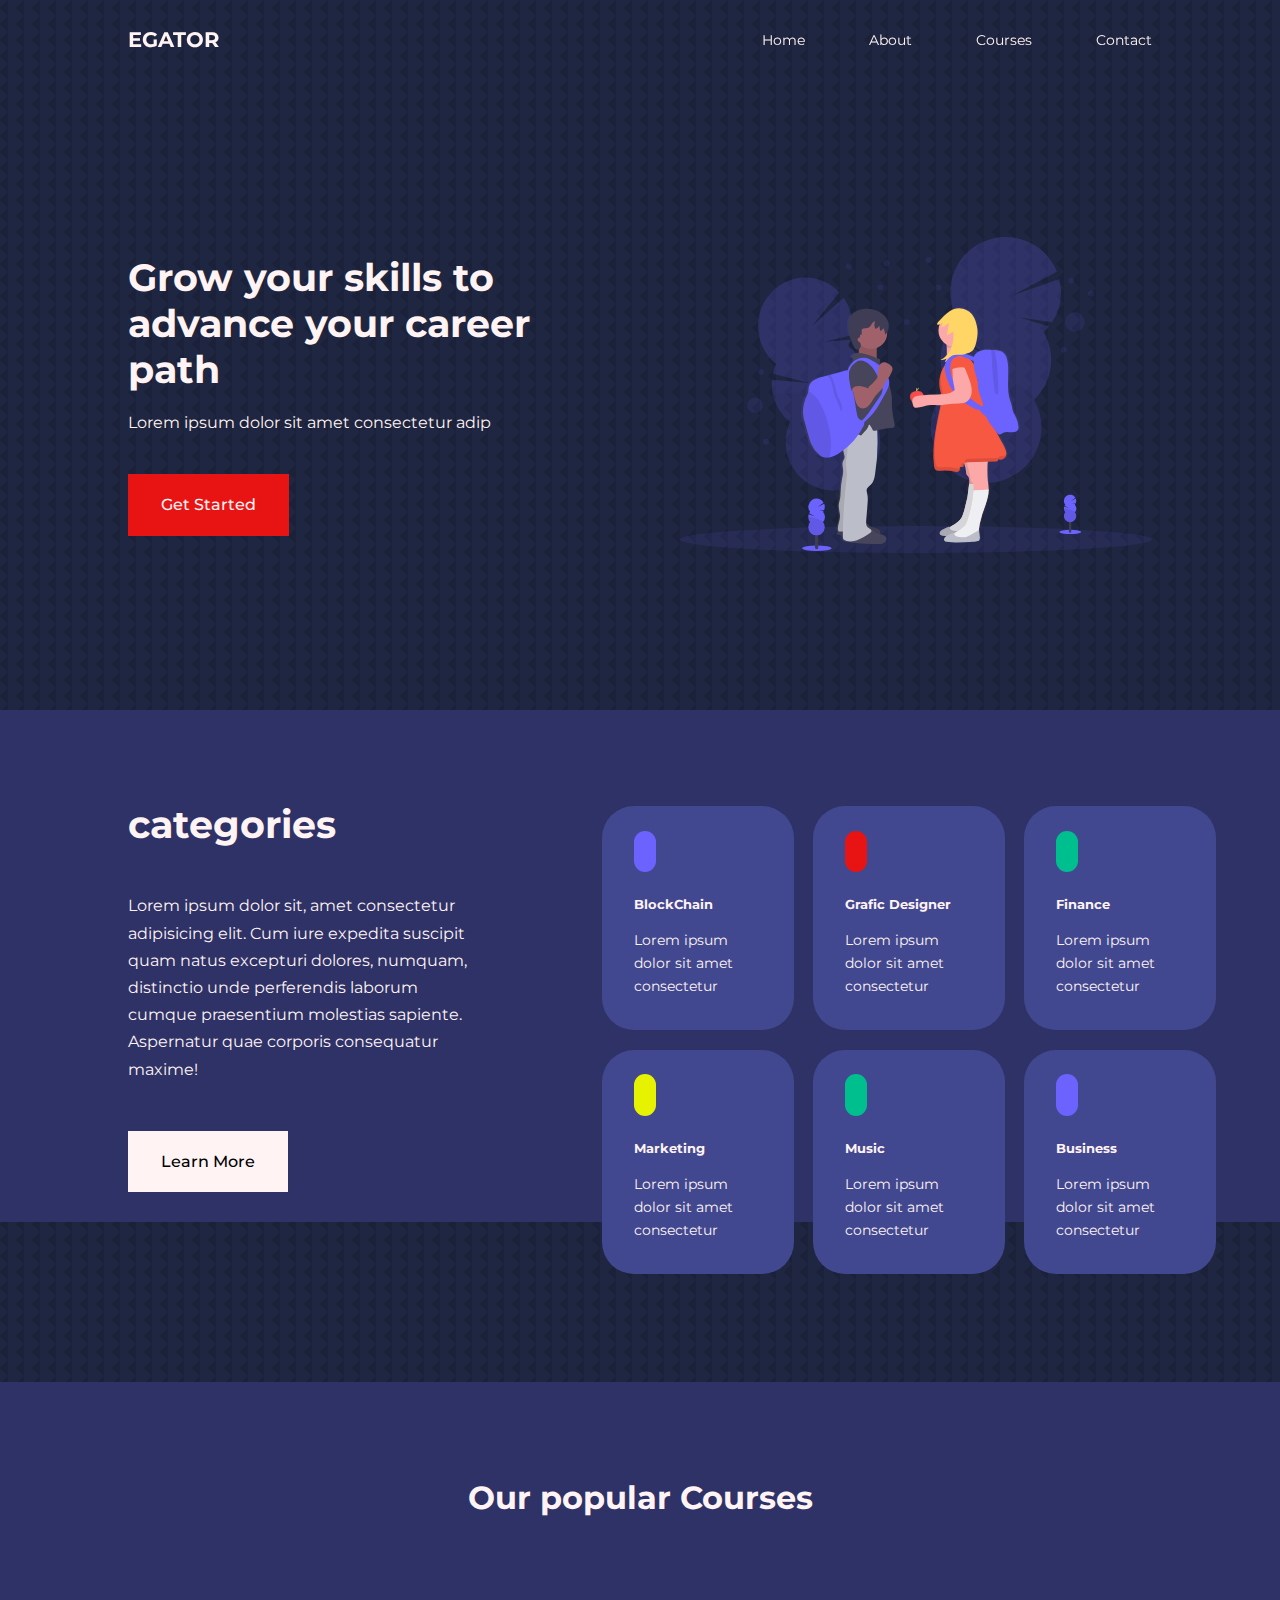
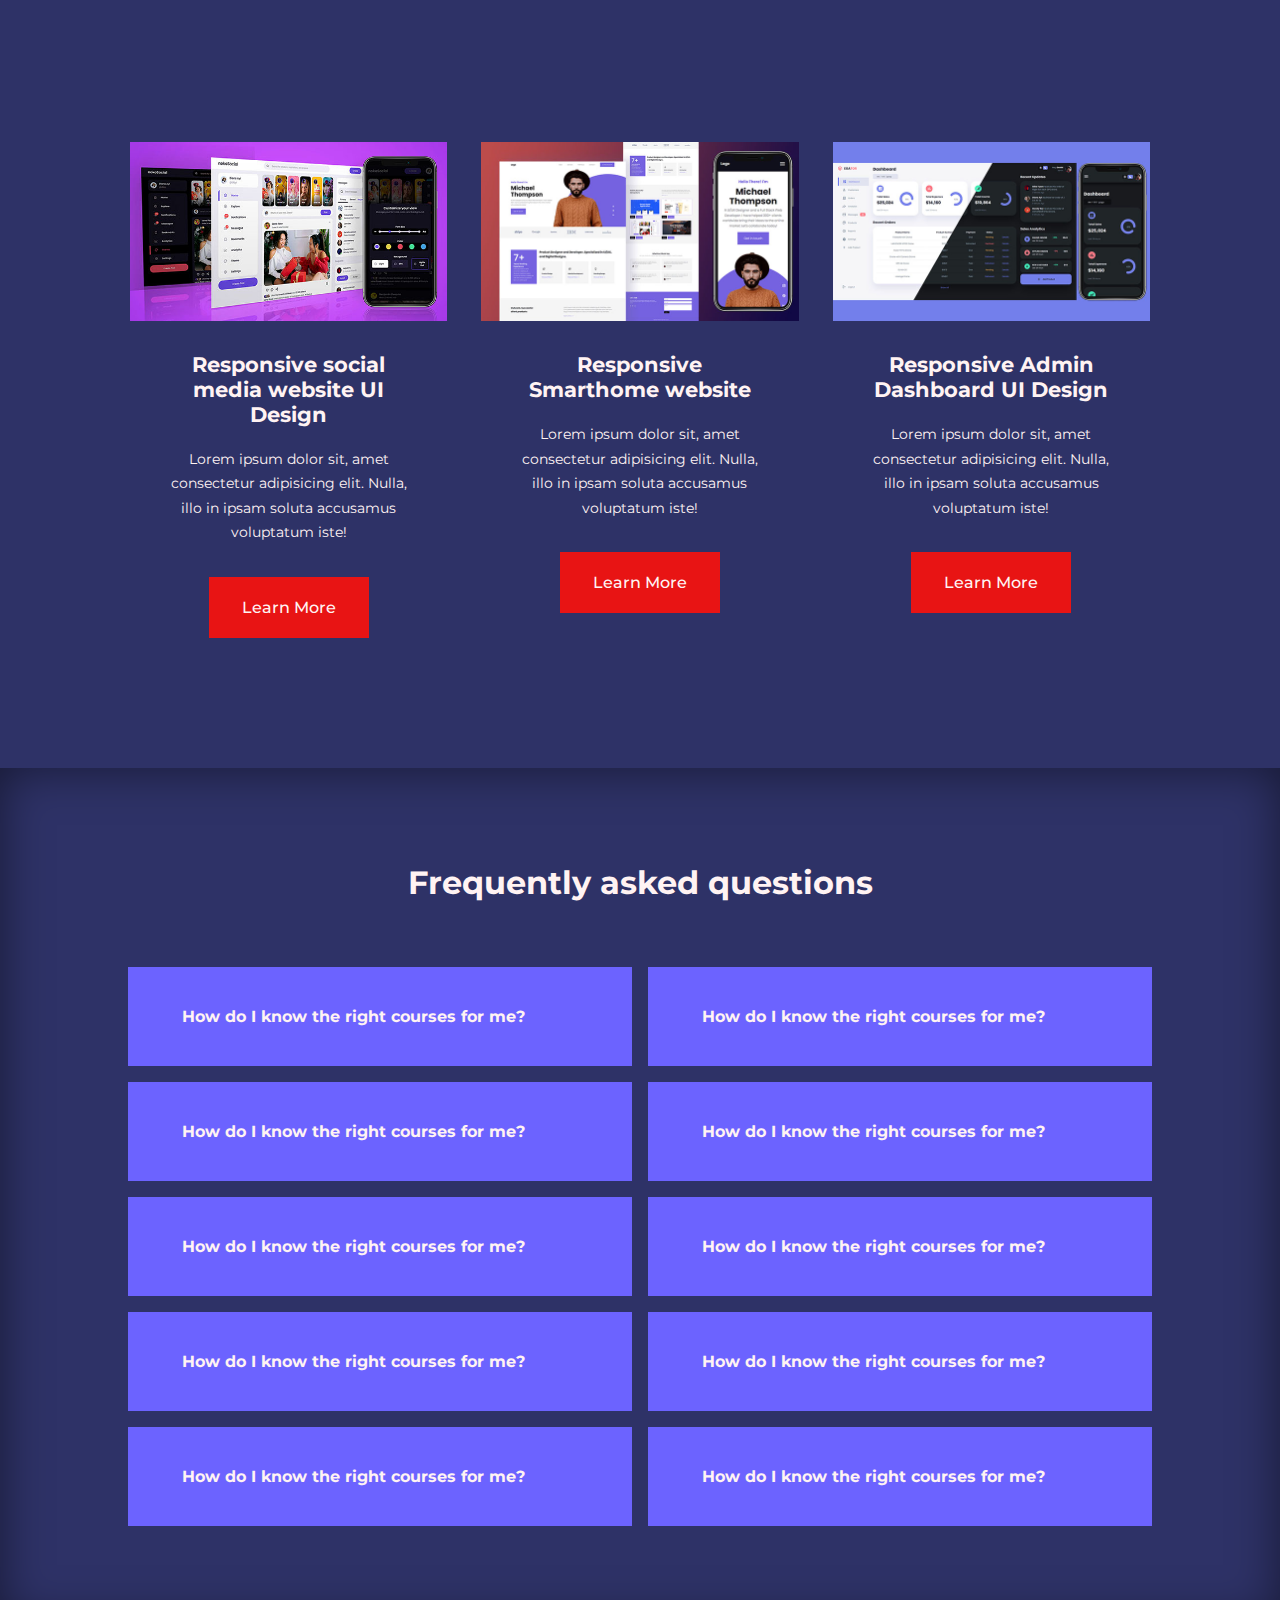
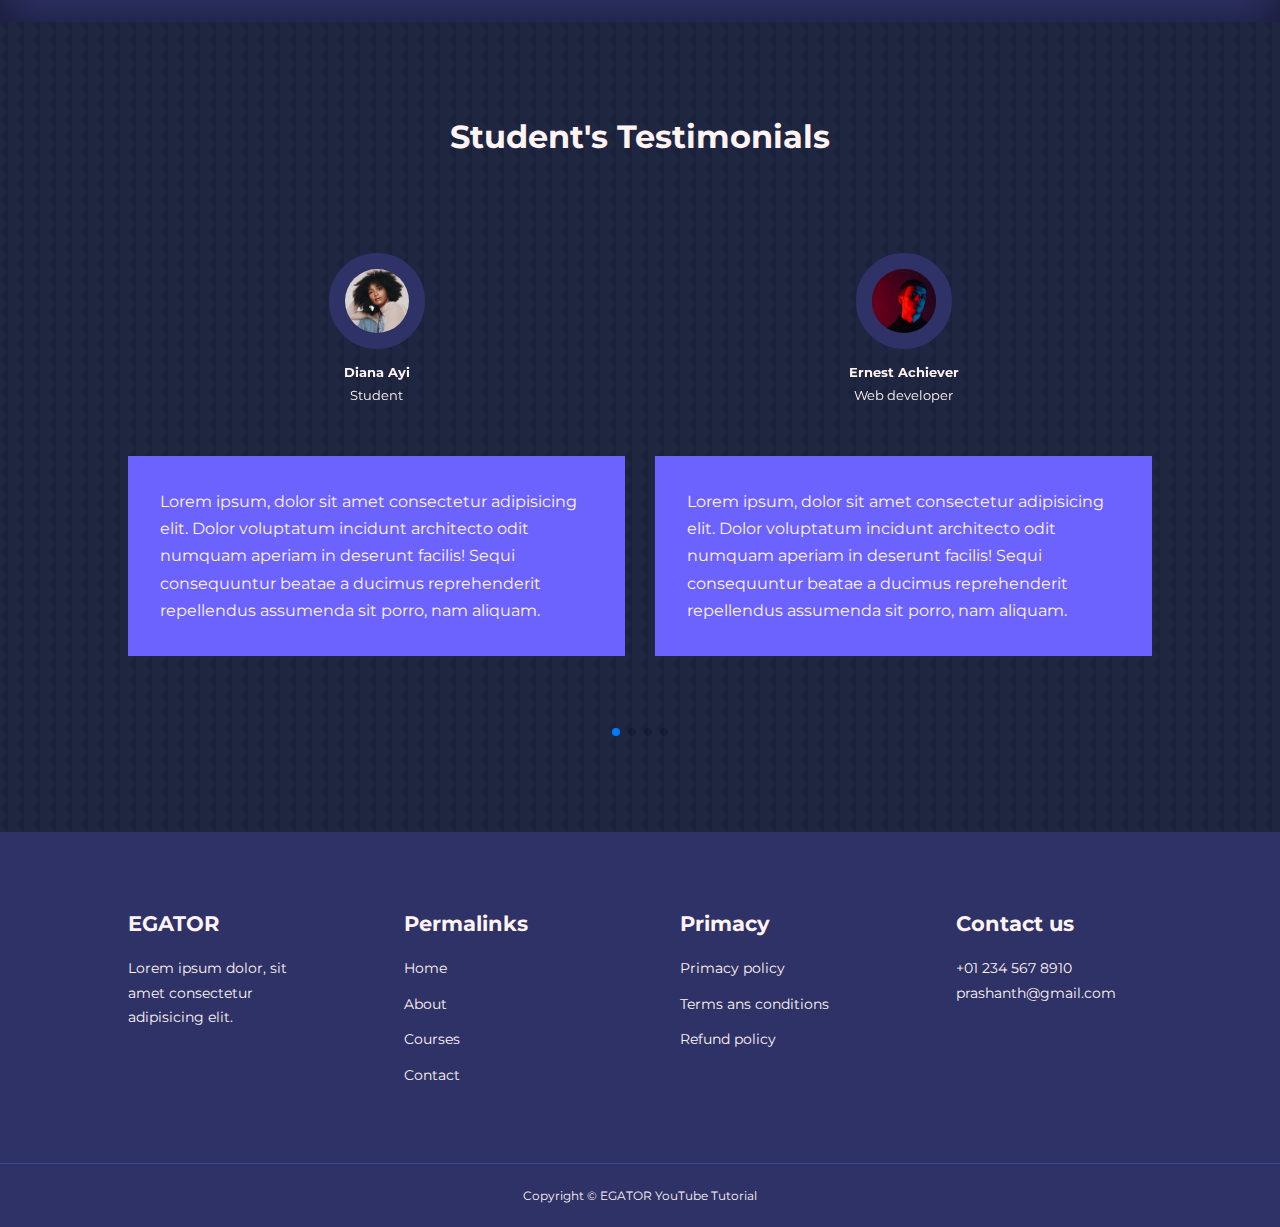
<file: index.html>
<!DOCTYPE html>
<html lang="en">
<head>
    <meta charset="UTF-8">
    <meta name="viewport" content="width=device-width, initial-scale=1.0">
    <title>Responsive Multipage Eduvcation Website</title>
<!-- IVCONSCOUT CDN-->
    <link rel="stylesheet" href="https://unicons.iconscout.com/release/v4.0.8/css/line.css">


<!--Google Font (MONSERRAT)-->
<link rel="preconnect" href="https://fonts.googleapis.com">
<link rel="preconnect" href="https://fonts.gstatic.com" crossorigin>
<link href="https://fonts.googleapis.com/css2?family=Montserrat:ital,wght@0,100..900;1,100..900&display=swap" rel="stylesheet">

<!--SWIPER JS-->
<link  rel="stylesheet" href="https://cdn.jsdelivr.net/npm/swiper@11/swiper-bundle.min.css"/>
  <link rel="stylesheet" href="style.css">
 <style>
    body{
        background-image: url("./bg-texture.png");
    }
 </style>
</head>
<body>
    <nav>
        <div class="container nav__container">
            <a href="index.html"><h4>EGATOR</h4></a>
                <ul class="nav__menu">
                  <li><a href="index.html">Home</a></li>
                  <li><a href="about.html">About</a></li>
                  <li><a href="courses.html">Courses</a></li>
                  <li><a href="contact.html">Contact</a></li>

                </ul>
<button id="open-menu-btn"><i class="uil uil-bars"></i></button>
<button id="close-menu-btn"><i class="uil uil-multiply"></i></button>
        </div>
    </nav>
    <!-- ============END OF NAVBAR=====-->
     <header>
        <div class="container header__container">
            <div class="header__left">
                <h1>Grow your skills to advance your career path</h1>
                <p>Lorem ipsum dolor sit amet consectetur adip

                </p>
                <a href="courses.html" class="btn btn-primary">Get Started</a>
            </div>
                <div class="header__right">
<div class="header__right-image">
    <img src="header.svg">
</div>
               
            </div>
        </div>
    </header> 

    <!-- END OF HEADER-->




    <section class="categories">
<div class="container categories__container">
<div class="categories__left">
    <h1> categories</h1>
    <p>Lorem ipsum dolor sit, amet consectetur adipisicing elit. Cum iure expedita suscipit quam natus excepturi dolores, numquam, distinctio unde perferendis laborum cumque praesentium molestias sapiente. Aspernatur quae corporis consequatur maxime!</p>
    <a href="#" class="btn">Learn More</a>
</div>

<div class="categories__right">

    <article class="category">
        <span class="category__icon"> <i class="uil uil-bitcoin-circle"></i> </span>
        <h5>BlockChain</h5>
        <p>Lorem ipsum dolor sit amet consectetur</p>
    </article>



    <article class="category">
        <span class="category__icon"> <i class="uil uil-palette"></i> </span>
        <h5>Grafic Designer</h5>
        <p>Lorem ipsum dolor sit amet consectetur</p>
    </article>



    <article class="category">
        <span class="category__icon"> <i class="uil uil-usd-circle"></i> </span>
        <h5>Finance</h5>
        <p>Lorem ipsum dolor sit amet consectetur</p>
    </article>



    <article class="category">
        <span class="category__icon"> <i class="uil uil-megaphone"></i> </span>
        <h5>Marketing</h5>
        <p>Lorem ipsum dolor sit amet consectetur</p>
    </article>


    <article class="category">
        <span class="category__icon"> <i class="uil uil-music"></i> </span>
        <h5>Music</h5>
        <p>Lorem ipsum dolor sit amet consectetur </p>
    </article>


    <article class="category">
        <span class="category__icon"> <i class="uil uil-puzzle-piece"></i> </span>
        <h5>Business</h5>
        <p>Lorem ipsum dolor sit amet consectetur</p>
    </article>
</div>
</div>
    </section>

    <!--========END OF CATEGORIES========-->



<section class="course">
<h2>Our popular Courses</h2>
<div class="container courses__container">
<article class="course">
    <div class="course__image">
        <img src="course1.jpg" alt="">
    </div>
   <div class="course__info">
    <h4>Responsive social media website UI Design</h4>
    <p>Lorem ipsum dolor sit, amet consectetur adipisicing elit. Nulla, illo in ipsam soluta accusamus voluptatum iste!

    </p>
   
    <a href="courses.html" class="btn btn-primary">Learn More</a>
</div>
</article>

<article class="course">
    <div class="course__image">
        <img src="course2.jpg" alt="">
    </div>
    <div class="course__info">
    <h4>Responsive Smarthome  website</h4>
    <p>Lorem ipsum dolor sit, amet consectetur adipisicing elit. Nulla, illo in ipsam soluta accusamus voluptatum iste!

    </p>
    <a href="courses.html" class="btn btn-primary">Learn More</a>
    </div>
</article>


<article class="course">
    <div class="course__image">
        <img src="course3.jpg" alt="">
    </div>
    <div class="course__info">
    <h4>Responsive Admin Dashboard  UI Design</h4>
    <p>Lorem ipsum dolor sit, amet consectetur adipisicing elit. Nulla, illo in ipsam soluta accusamus voluptatum iste!

    </p>
    <a href="courses.html" class="btn btn-primary">Learn More</a>
    </div>
</article>

</div>
</section>

 <!--========END OF COURSES========-->





 <section class="faqs">

    <h2>Frequently asked questions</h2>
    <div class="container faqs__container">
        <article  class="faq">
            <div class="faq__icon"><i class="uil uil-plus"></i></div>
            <div class="question__answer">
                <h4> How do I know the right courses for me?</h4>
                <p>
                    Lorem ipsum dolor sit amet consectetur adipisicing elit.
                    Ipsam exercitationem maxime vel officiis ducimus deleniti
                    asperiores eum voluptate similique repellat, fugiat consectetur,
                    esse beatae sequi, quaerat repellendus dolorum hic numquam.
                </p>


            </div>
        </article>

        <article  class="faq">
            <div class="faq__icon"><i class="uil uil-plus"></i></div>
            <div class="question__answer">
                <h4> How do I know the right courses for me?</h4>
                <p>
                    Lorem ipsum dolor sit amet consectetur adipisicing elit.
                    Ipsam exercitationem maxime vel officiis ducimus deleniti
                    asperiores eum voluptate similique repellat, fugiat consectetur,
                    esse beatae sequi, quaerat repellendus dolorum hic numquam.
                </p>

                
            </div>
        </article>


        <article  class="faq">
            <div class="faq__icon"><i class="uil uil-plus"></i></div>
            <div class="question__answer">
                <h4> How do I know the right courses for me?</h4>
                <p>
                    Lorem ipsum dolor sit amet consectetur adipisicing elit.
                    Ipsam exercitationem maxime vel officiis ducimus deleniti
                    asperiores eum voluptate similique repellat, fugiat consectetur,
                    esse beatae sequi, quaerat repellendus dolorum hic numquam.
                </p>

                
            </div>
        </article>


        <article  class="faq">
            <div class="faq__icon"><i class="uil uil-plus"></i></div>
            <div class="question__answer">
                <h4> How do I know the right courses for me?</h4>
                <p>
                    Lorem ipsum dolor sit amet consectetur adipisicing elit.
                    Ipsam exercitationem maxime vel officiis ducimus deleniti
                    asperiores eum voluptate similique repellat, fugiat consectetur,
                    esse beatae sequi, quaerat repellendus dolorum hic numquam.
                </p>

                
            </div>
        </article>


        <article  class="faq">
            <div class="faq__icon"><i class="uil uil-plus"></i></div>
            <div class="question__answer">
                <h4> How do I know the right courses for me?</h4>
                <p>
                    Lorem ipsum dolor sit amet consectetur adipisicing elit.
                    Ipsam exercitationem maxime vel officiis ducimus deleniti
                    asperiores eum voluptate similique repellat, fugiat consectetur,
                    esse beatae sequi, quaerat repellendus dolorum hic numquam.
                </p>

                
            </div>
        </article>


        <article  class="faq">
            <div class="faq__icon"><i class="uil uil-plus"></i></div>
            <div class="question__answer">
                <h4> How do I know the right courses for me?</h4>
                <p>
                    Lorem ipsum dolor sit amet consectetur adipisicing elit.
                    Ipsam exercitationem maxime vel officiis ducimus deleniti
                    asperiores eum voluptate similique repellat, fugiat consectetur,
                    esse beatae sequi, quaerat repellendus dolorum hic numquam.
                </p>

                
            </div>
        </article>


        <article  class="faq">
            <div class="faq__icon"><i class="uil uil-plus"></i></div>
            <div class="question__answer">
                <h4> How do I know the right courses for me?</h4>
                <p>
                    Lorem ipsum dolor sit amet consectetur adipisicing elit.
                    Ipsam exercitationem maxime vel officiis ducimus deleniti
                    asperiores eum voluptate similique repellat, fugiat consectetur,
                    esse beatae sequi, quaerat repellendus dolorum hic numquam.
                </p>

                
            </div>
        </article>



        <article  class="faq">
            <div class="faq__icon"><i class="uil uil-plus"></i></div>
            <div class="question__answer">
                <h4> How do I know the right courses for me?</h4>
                <p>
                    Lorem ipsum dolor sit amet consectetur adipisicing elit.
                    Ipsam exercitationem maxime vel officiis ducimus deleniti
                    asperiores eum voluptate similique repellat, fugiat consectetur,
                    esse beatae sequi, quaerat repellendus dolorum hic numquam.
                </p>

                
            </div>
        </article>



        <article  class="faq">
            <div class="faq__icon"><i class="uil uil-plus"></i></div>
            <div class="question__answer">
                <h4> How do I know the right courses for me?</h4>
                <p>
                    Lorem ipsum dolor sit amet consectetur adipisicing elit.
                    Ipsam exercitationem maxime vel officiis ducimus deleniti
                    asperiores eum voluptate similique repellat, fugiat consectetur,
                    esse beatae sequi, quaerat repellendus dolorum hic numquam.
                </p>

                
            </div>
        </article>





        <article  class="faq">
            <div class="faq__icon"><i class="uil uil-plus"></i></div>
            <div class="question__answer">
                <h4> How do I know the right courses for me?</h4>
                <p>
                    Lorem ipsum dolor sit amet consectetur adipisicing elit.
                    Ipsam exercitationem maxime vel officiis ducimus deleniti
                    asperiores eum voluptate similique repellat, fugiat consectetur,
                    esse beatae sequi, quaerat repellendus dolorum hic numquam.
                </p>

                
            </div>
        </article>
    </div>
 </section>

  <!--========END OF FAQs========-->






<section class="container testimonials__container mySwiper">

    <h2>Student's Testimonials</h2>
    <div class="swiper-wrapper">
      <article class="testimonial swiper-slide">
        <div class="avatar">
            <img src="avatar1.jpg">
        </div>
        <div class="testimonial__info">
            <h5>Diana Ayi</h5>
            <small>Student</small>
        </div>
        <div class="testimonial__body">
            <p>Lorem ipsum, dolor sit amet consectetur adipisicing elit. Dolor voluptatum
                 incidunt architecto odit numquam aperiam in deserunt facilis! Sequi 
                 consequuntur beatae a ducimus reprehenderit repellendus assumenda sit porro,
                  nam aliquam.
            </p>
        </div>
      </article>

      <article class="testimonial swiper-slide">
        <div class="avatar">
            <img src="avatar2.jpg">
        </div>
        <div class="testimonial__info">
            <h5>Ernest Achiever</h5>
            <small>Web developer</small>
        </div>
        <div class="testimonial__body">
            <p>Lorem ipsum, dolor sit amet consectetur adipisicing elit. Dolor voluptatum
                 incidunt architecto odit numquam aperiam in deserunt facilis! Sequi 
                 consequuntur beatae a ducimus reprehenderit repellendus assumenda sit porro,
                  nam aliquam.
            </p>
        </div>
      </article>

      <article class="testimonial swiper-slide">
        <div class="avatar">
            <img src="avatar3.jpg">
        </div>
        <div class="testimonial__info">
            <h5>Edem quist</h5>
            <small>Student</small>
        </div>
        <div class="testimonial__body">
            <p>Lorem ipsum, dolor sit amet consectetur adipisicing elit. Dolor voluptatum
                 incidunt architecto odit numquam aperiam in deserunt facilis! Sequi 
                 consequuntur beatae a ducimus reprehenderit repellendus assumenda sit porro,
                  nam aliquam.
            </p>
        </div>
      </article>


      <article class="testimonial swiper-slide">
        <div class="avatar">
            <img src="avatar4.jpg">
        </div>
        <div class="testimonial__info">
            <h5>Hajia Bintu</h5>
            <small>Model</small>
        </div>
        <div class="testimonial__body">
            <p>Lorem ipsum, dolor sit amet consectetur adipisicing elit. Dolor voluptatum
                 incidunt architecto odit numquam aperiam in deserunt facilis! Sequi 
                 consequuntur beatae a ducimus reprehenderit repellendus assumenda sit porro,
                  nam aliquam.
            </p>
        </div>
      </article>



      <article class="testimonial swiper-slide">
        <div class="avatar">
            <img src="avatar5.jpg">
        </div>
        <div class="testimonial__info">
            <h5>Jane Doe</h5>
            <small>Student</small>
        </div>
        <div class="testimonial__body">
            <p>Lorem ipsum, dolor sit amet consectetur adipisicing elit. Dolor voluptatum
                 incidunt architecto odit numquam aperiam in deserunt facilis! Sequi 
                 consequuntur beatae a ducimus reprehenderit repellendus assumenda sit porro,
                  nam aliquam.
            </p>
        </div>
      </article>
    </div>
    <div class="swiper-pagination"></div>
</section>


<!--================END OF TESTIMONIALS======================-->



<footer>
   <div class="container footer__container">
<div class="footer_1">
    <a href="index.html" class="footer__logo"><h4>EGATOR</h4></a>
    <p>Lorem ipsum dolor, sit amet consectetur adipisicing elit.

    </p>
</div>
    <div class="footer__2">
        <h4>Permalinks</h4>
        <ul class="permalinks">
            <li><a href="index.html">Home</a></li>
            <li><a href="about.html">About</a></li>
            <li><a href="courses.html">Courses</a></li>
            <li><a href="contact.html">Contact</a></li>

        </ul>
    </div>

    <div class="footer__3">
        <h4>Primacy</h4>
        <ul class="permalinks">
            <li><a href="#">Primacy policy</a></li>
            <li><a href="#">Terms ans conditions</a></li>
            <li><a href="#">Refund policy</a></li>
        </ul>
    </div>


<div class="footer__4">
    <h4>Contact us</h4>
   <div>
        <p>+01 234 567 8910</p>
        <p>prashanth@gmail.com</p>
   </div>

<ul class="footer__socials">
    <li>
        <a href="#"><i class="uil uil-facebook-f"></i></a>
    </li>
    <li>
        <a href="#"><i class="uil uil-instagram-alt"></i></a>
    </li>
    <li>
        <a href="#"><i class="uil uil-twitter"></i></a>
    </li>
    <li>
        <a href="#"><i class="uil uil-linkedin-alt"></i></a>
    </li>
</ul>

</div>


</div>
<div class="footer__copyright">
    <small>Copyright &copy; EGATOR YouTube Tutorial</small>

   </div>
</footer>








<script src="https://cdn.jsdelivr.net/npm/swiper@11/swiper-bundle.min.js"></script>
    <script src="./main.js"></script>

    <script>
         var swiper = new Swiper(".mySwiper", {
            slidesPerView:1,
            spaceBetween:30,
            pagination: {
            el: ".swiper-pagination",
           clickable: true,
      },

      breakpoints:{
        600:{
            slidesPerView:2,

        }
      }
    });
    </script>
</body>
</html>
</file>
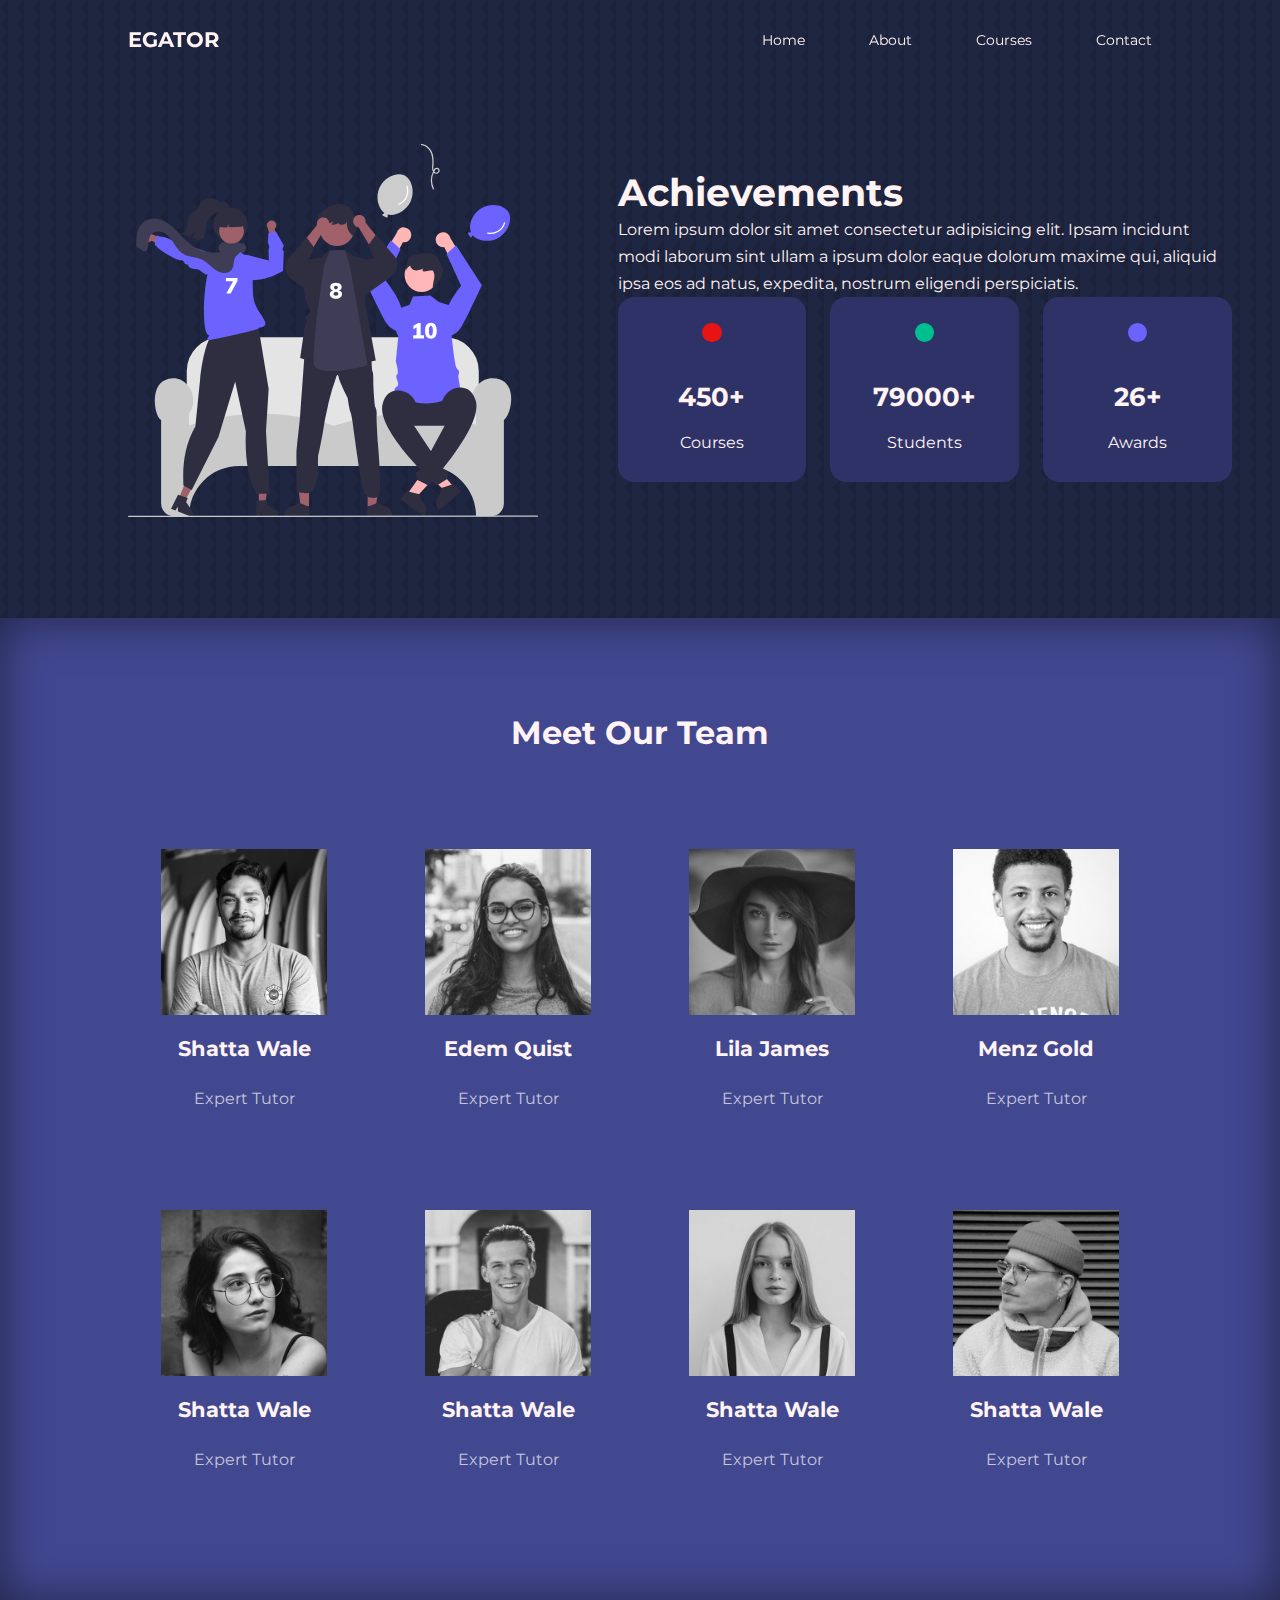
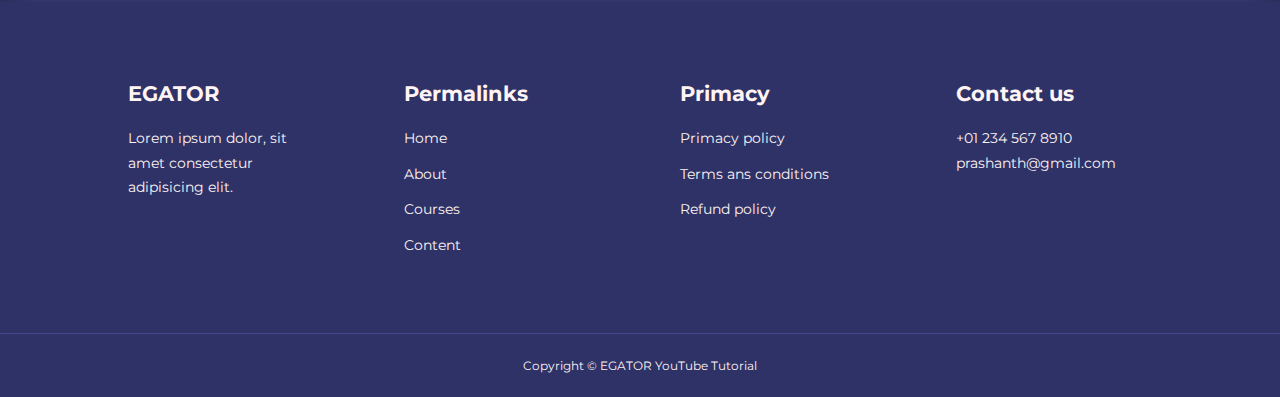
<file: about.html>
<!DOCTYPE html>
<html lang="en">
<head>
    <meta charset="UTF-8">
    <meta name="viewport" content="width=device-width, initial-scale=1.0">
    <title>Responsive Multipage Eduvcation Website</title>

    <link rel="stylesheet" href="https://unicons.iconscout.com/release/v4.0.8/css/line.css">


<!--Google Font (MONSERRAT)-->
<link rel="preconnect" href="https://fonts.googleapis.com">
<link rel="preconnect" href="https://fonts.gstatic.com" crossorigin>
<link href="https://fonts.googleapis.com/css2?family=Montserrat:ital,wght@0,100..900;1,100..900&display=swap" rel="stylesheet">



  <link rel="stylesheet" href="style.css">
  <link rel="stylesheet" href="about.css">
  <style>
    body{
        background-image: url("./bg-texture.png");
    }
 </style>
</head>
<body>
    <nav>
        <div class="container nav__container">
            <a href="index.html"><h4>EGATOR</h4></a>
                <ul class="nav__menu">
                  <li><a href="index.html">Home</a></li>
                  <li><a href="about.html">About</a></li>
                  <li><a href="courses.html">Courses</a></li>
                  <li><a href="contact.html">Contact</a></li>

                </ul>
<button id="open-menu-btn"><i class="uil uil-bars"></i></button>
<button id="close-menu-btn"><i class="uil uil-multiply"></i></button>
        </div>
    </nav>




 <section class="about__achievements">
    <div class="container about__achievements-container">
        <div class="about__achievements-left">
            <img src="about achievements.svg">
        </div>
        <div class="about__achievements-right">
            <h1>Achievements</h1>
            <p>
                Lorem ipsum dolor sit amet consectetur adipisicing elit. Ipsam incidunt modi laborum sint ullam a ipsum dolor eaque dolorum maxime qui, aliquid ipsa eos ad natus, expedita, nostrum eligendi perspiciatis.
            </p>
            <div class ="achievements__cards">
            <article class="achievement__card">
         <span class="achievement__icon">
            <i class="uil uil-video"></i>
         </span>
         <h3>450+</h3>
         <p>Courses</p>
            </article>



            <article class="achievement__card">
                <span class="achievement__icon">
                   <i class="uil uil-users-alt"></i>
                </span>
                <h3>79000+</h3>
                <p>Students</p>
                   </article>



                   <article class="achievement__card">
                    <span class="achievement__icon">
                       <i class="uil uil-trophy"></i>
                    </span>
                    <h3>26+</h3>
                    <p>Awards</p>
                       </article>
                    </div>
        </div>
    </div>
</section>
 
<!--===============END OF ACHIEVEMENTS====================-->






<section class="team">
    <h2>Meet Our Team</h2>
    <div class="container team__container">
        <article class="team__member">
            <div class="team__member-image">
                <img src="tm1.jpg">
            </div>
            <div class="team__member-info">
                <h4>Shatta Wale</h4>
                <p>Expert Tutor</p>

            </div>
            <div class="team__member-socials">
                <a href="https://instagram.com" targer="_blank"><i class="uil uil-instagram"></i></a>
                <a href="https://twitter.com" targer="_blank"><i class="uil uil-twitter-alt"></i></a>
                <a href="https://linkedin.com" targer="_blank"><i class="uil uil-linkedin-alt"></i></a>
            </div>
        </article>


        <article class="team__member">
            <div class="team__member-image">
                <img src="tm2.jpg">
            </div>
            <div class="team__member-info">
                <h4>Edem Quist</h4>
                <p>Expert Tutor</p>

            </div>
            <div class="team__member-socials">
                <a href="https://instagram.com" targer="_blank"><i class="uil uil-instagram"></i></a>
                <a href="https://twitter.com" targer="_blank"><i class="uil uil-twitter-alt"></i></a>
                <a href="https://linkedin.com" targer="_blank"><i class="uil uil-linkedin-alt"></i></a>
            </div>
        </article>



        <article class="team__member">
            <div class="team__member-image">
                <img src="tm3.jpg">
            </div>
            <div class="team__member-info">
                <h4>Lila James</h4>
                <p>Expert Tutor</p>

            </div>
            <div class="team__member-socials">
                <a href="https://instagram.com" targer="_blank"><i class="uil uil-instagram"></i></a>
                <a href="https://twitter.com" targer="_blank"><i class="uil uil-twitter-alt"></i></a>
                <a href="https://linkedin.com" targer="_blank"><i class="uil uil-linkedin-alt"></i></a>
            </div>
        </article>




        <article class="team__member">
            <div class="team__member-image">
                <img src="tm4.jpg">
            </div>
            <div class="team__member-info">
                <h4>Menz Gold</h4>
                <p>Expert Tutor</p>

            </div>
            <div class="team__member-socials">
                <a href="https://instagram.com" targer="_blank"><i class="uil uil-instagram"></i></a>
                <a href="https://twitter.com" targer="_blank"><i class="uil uil-twitter-alt"></i></a>
                <a href="https://linkedin.com" targer="_blank"><i class="uil uil-linkedin-alt"></i></a>
            </div>
        </article>




        <article class="team__member">
            <div class="team__member-image">
                <img src="tm5.jpg">
            </div>
            <div class="team__member-info">
                <h4>Shatta Wale</h4>
                <p>Expert Tutor</p>

            </div>
            <div class="team__member-socials">
                <a href="https://instagram.com" targer="_blank"><i class="uil uil-instagram"></i></a>
                <a href="https://twitter.com" targer="_blank"><i class="uil uil-twitter-alt"></i></a>
                <a href="https://linkedin.com" targer="_blank"><i class="uil uil-linkedin-alt"></i></a>
            </div>
        </article>




        <article class="team__member">
            <div class="team__member-image">
                <img src="tm6.jpg">
            </div>
            <div class="team__member-info">
                <h4>Shatta Wale</h4>
                <p>Expert Tutor</p>

            </div>
            <div class="team__member-socials">
                <a href="https://instagram.com" targer="_blank"><i class="uil uil-instagram"></i></a>
                <a href="https://twitter.com" targer="_blank"><i class="uil uil-twitter-alt"></i></a>
                <a href="https://linkedin.com" targer="_blank"><i class="uil uil-linkedin-alt"></i></a>
            </div>
        </article>




        <article class="team__member">
            <div class="team__member-image">
                <img src="tm7.jpg">
            </div>
            <div class="team__member-info">
                <h4>Shatta Wale</h4>
                <p>Expert Tutor</p>

            </div>
            <div class="team__member-socials">
                <a href="https://instagram.com" targer="_blank"><i class="uil uil-instagram"></i></a>
                <a href="https://twitter.com" targer="_blank"><i class="uil uil-twitter-alt"></i></a>
                <a href="https://linkedin.com" targer="_blank"><i class="uil uil-linkedin-alt"></i></a>
            </div>
        </article>





        <article class="team__member">
            <div class="team__member-image">
                <img src="tm8.jpg">
            </div>
            <div class="team__member-info">
                <h4>Shatta Wale</h4>
                <p>Expert Tutor</p>

            </div>
            <div class="team__member-socials">
                <a href="https://instagram.com" targer="_blank"><i class="uil uil-instagram"></i></a>
                <a href="https://twitter.com" targer="_blank"><i class="uil uil-twitter-alt"></i></a>
                <a href="https://linkedin.com" targer="_blank"><i class="uil uil-linkedin-alt"></i></a>
            </div>
        </article>




  
    </div> 
</section>

<!--===================END OF TEAM SECTION================-->





    
<footer>
    <div class="container footer__container">
 <div class="footer_1">
     <a href="index.html" class="footer__logo"><h4>EGATOR</h4></a>
     <p>Lorem ipsum dolor, sit amet consectetur adipisicing elit.
 
     </p>
 </div>
     <div class="footer__2">
         <h4>Permalinks</h4>
         <ul class="permalinks">
             <li><a href="index.html">Home</a></li>
             <li><a href="about.html">About</a></li>
             <li><a href="courses.html">Courses</a></li>
             <li><a href="contact.html">Content</a></li>
 
         </ul>
     </div>
 
     <div class="footer__3">
         <h4>Primacy</h4>
         <ul class="permalinks">
             <li><a href="#">Primacy policy</a></li>
             <li><a href="#">Terms ans conditions</a></li>
             <li><a href="#">Refund policy</a></li>
         </ul>
     </div>
 
 
 <div class="footer__4">
     <h4>Contact us</h4>
    <div>
         <p>+01 234 567 8910</p>
         <p>prashanth@gmail.com</p>
    </div>
 
 <ul class="footer__socials">
     <li>
         <a href="#"><i class="uil uil-facebook-f"></i></a>
     </li>
     <li>
         <a href="#"><i class="uil uil-instagram-alt"></i></a>
     </li>
     <li>
         <a href="#"><i class="uil uil-twitter"></i></a>
     </li>
     <li>
         <a href="#"><i class="uil uil-linkedin-alt"></i></a>
     </li>
 </ul>
 
 </div>
 
 
 </div>
 <div class="footer__copyright">
     <small>Copyright &copy; EGATOR YouTube Tutorial</small>
 
    </div>
 </footer>
 
 
 
 
 
 
 
 
 
     <script src="./main.js"></script>
 
    
 </body>
 </html>
</file>
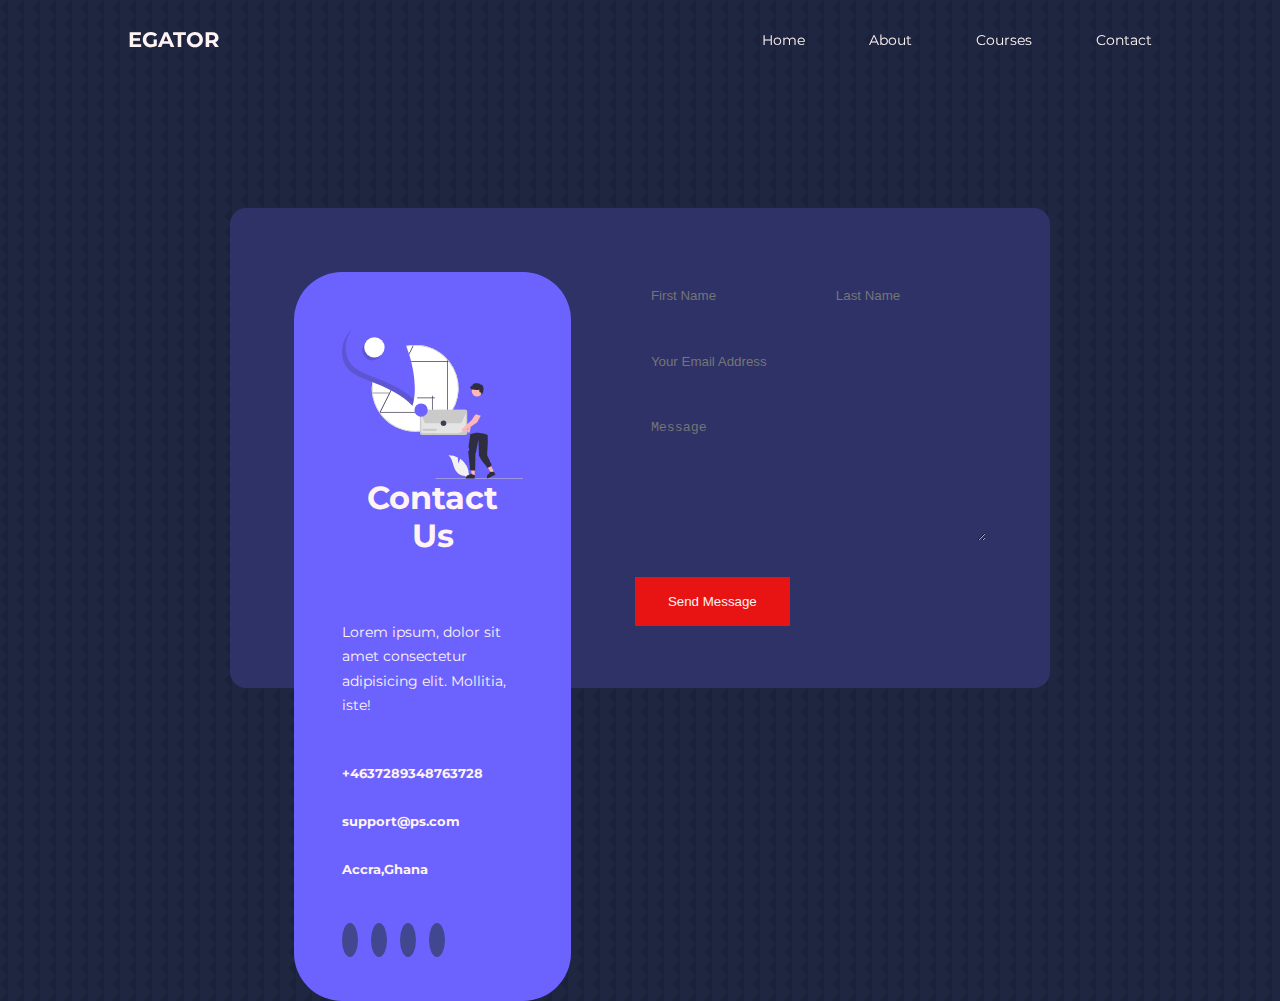
<file: contact.html>
<!DOCTYPE html>
<html lang="en">
<head>
    <meta charset="UTF-8">
    <meta name="viewport" content="width=device-width, initial-scale=1.0">
    <title>Responsive Multipage Eduvcation Website</title>

    <link rel="stylesheet" href="https://unicons.iconscout.com/release/v4.0.8/css/line.css">


<!--Google Font (MONSERRAT)-->
<link rel="preconnect" href="https://fonts.googleapis.com">
<link rel="preconnect" href="https://fonts.gstatic.com" crossorigin>
<link href="https://fonts.googleapis.com/css2?family=Montserrat:ital,wght@0,100..900;1,100..900&display=swap" rel="stylesheet">



  <link rel="stylesheet" href="style.css">
  <link rel="stylesheet" href="contact.css">
  <style>
    body{
        background-image: url("./bg-texture.png");
    }
 </style>
  <style>
    .course{
        margin-top: 1rem;
    }
  </style>
</head>
<body>
    <nav>
        <div class="container nav__container">
            <a href="index.html"><h4>EGATOR</h4></a>
                <ul class="nav__menu">
                  <li><a href="index.html">Home</a></li>
                  <li><a href="about.html">About</a></li>
                  <li><a href="courses.html">Courses</a></li>
                  <li><a href="contact.html">Contact</a></li>

                </ul>
<button id="open-menu-btn"><i class="uil uil-bars"></i></button>
<button id="close-menu-btn"><i class="uil uil-multiply"></i></button>
        </div>
    </nav>


    <!-- ================END OF NAVBAR================-->




<section class="container">
    <div class="container contact__container">
        <aside class="contact__aside">
            <div class="aside__image">
                <img src="contact.svg">
            </div>
            <h2>Contact Us</h2>
            <p>Lorem ipsum, dolor sit amet consectetur adipisicing elit. Mollitia, iste!</p>
            <ul class="contact__details">
                <li>
                    <i class="uil uil-phone-times"></i>
                    <h5>+4637289348763728</h5>
                </li>
                <li>
                    <i class="uil uil-envelop"></i>
                    <h5>support@ps.com</h5>
                </li>
                <li>
                    <i class="uil uil-location-point"></i>
                    <h5>Accra,Ghana</h5>
                </li>
            </ul>

            <ul class="contact__socials">
            <li> <a href="https://facebook.com"><i class="uil uil-facebook-f"></i></a></li>
            <li> <a href="https://instagram.com"><i class="uil uil-instagram"></i></a></li>
            <li> <a href="https://twitter.com"><i class="uil uil-twitter"></i></a></li>
            <li> <a href="https://linkedin.com"><i class="uil uil-linkedin-alt"></i></a></li>
        </ul>
        </aside>





        <form action="https://formspree.io/f/mwkggkpa" method="POST" class="contact__form" >
            <div class="form__name">
                <input type="text" name="First Name" placeholder="First Name" required>
                <input type="text" name="Last Name" placeholder="Last Name" required>
            </div>
            <input type="email" name="Email Address" placeholder="Your Email Address" required>
            <textarea name="Message" rows="7" placeholder="Message"></textarea>
            <button type="submit" class="btn btn-primary">Send Message</button>
        </form>
    </div>
</section>







    <!-- <footer>
        <div class="container footer__container">
     <div class="footer_1">
         <a href="index.html" class="footer__logo"><h4>EGATOR</h4></a>
         <p>Lorem ipsum dolor, sit amet consectetur adipisicing elit.
     
         </p>
     </div>
         <div class="footer__2">
             <h4>Permalinks</h4>
             <ul class="permalinks">
                 <li><a href="index.html">Home</a></li>
                 <li><a href="about.html">About</a></li>
                 <li><a href="courses.html">Courses</a></li>
                 <li><a href="contact.html">Content</a></li>
     
             </ul>
         </div>
     
         <div class="footer__3">
             <h4>Primacy</h4>
             <ul class="permalinks">
                 <li><a href="#">Primacy policy</a></li>
                 <li><a href="#">Terms ans conditions</a></li>
                 <li><a href="#">Refund policy</a></li>
             </ul>
         </div>
     
     
     <div class="footer__4">
         <h4>Contact us</h4>
        <div>
             <p>+01 234 567 8910</p>
             <p>prashanth@gmail.com</p>
        </div>
     
     <ul class="footer__socials">
         <li>
             <a href="#"><i class="uil uil-facebook-f"></i></a>
         </li>
         <li>
             <a href="#"><i class="uil uil-instagram-alt"></i></a>
         </li>
         <li>
             <a href="#"><i class="uil uil-twitter"></i></a>
         </li>
         <li>
             <a href="#"><i class="uil uil-linkedin-alt"></i></a>
         </li>
     </ul>
     
     </div>
     
     
     </div>
     <div class="footer__copyright">
         <small>Copyright &copy; EGATOR YouTube Tutorial</small>
     
        </div>
     </footer> -->
</file>
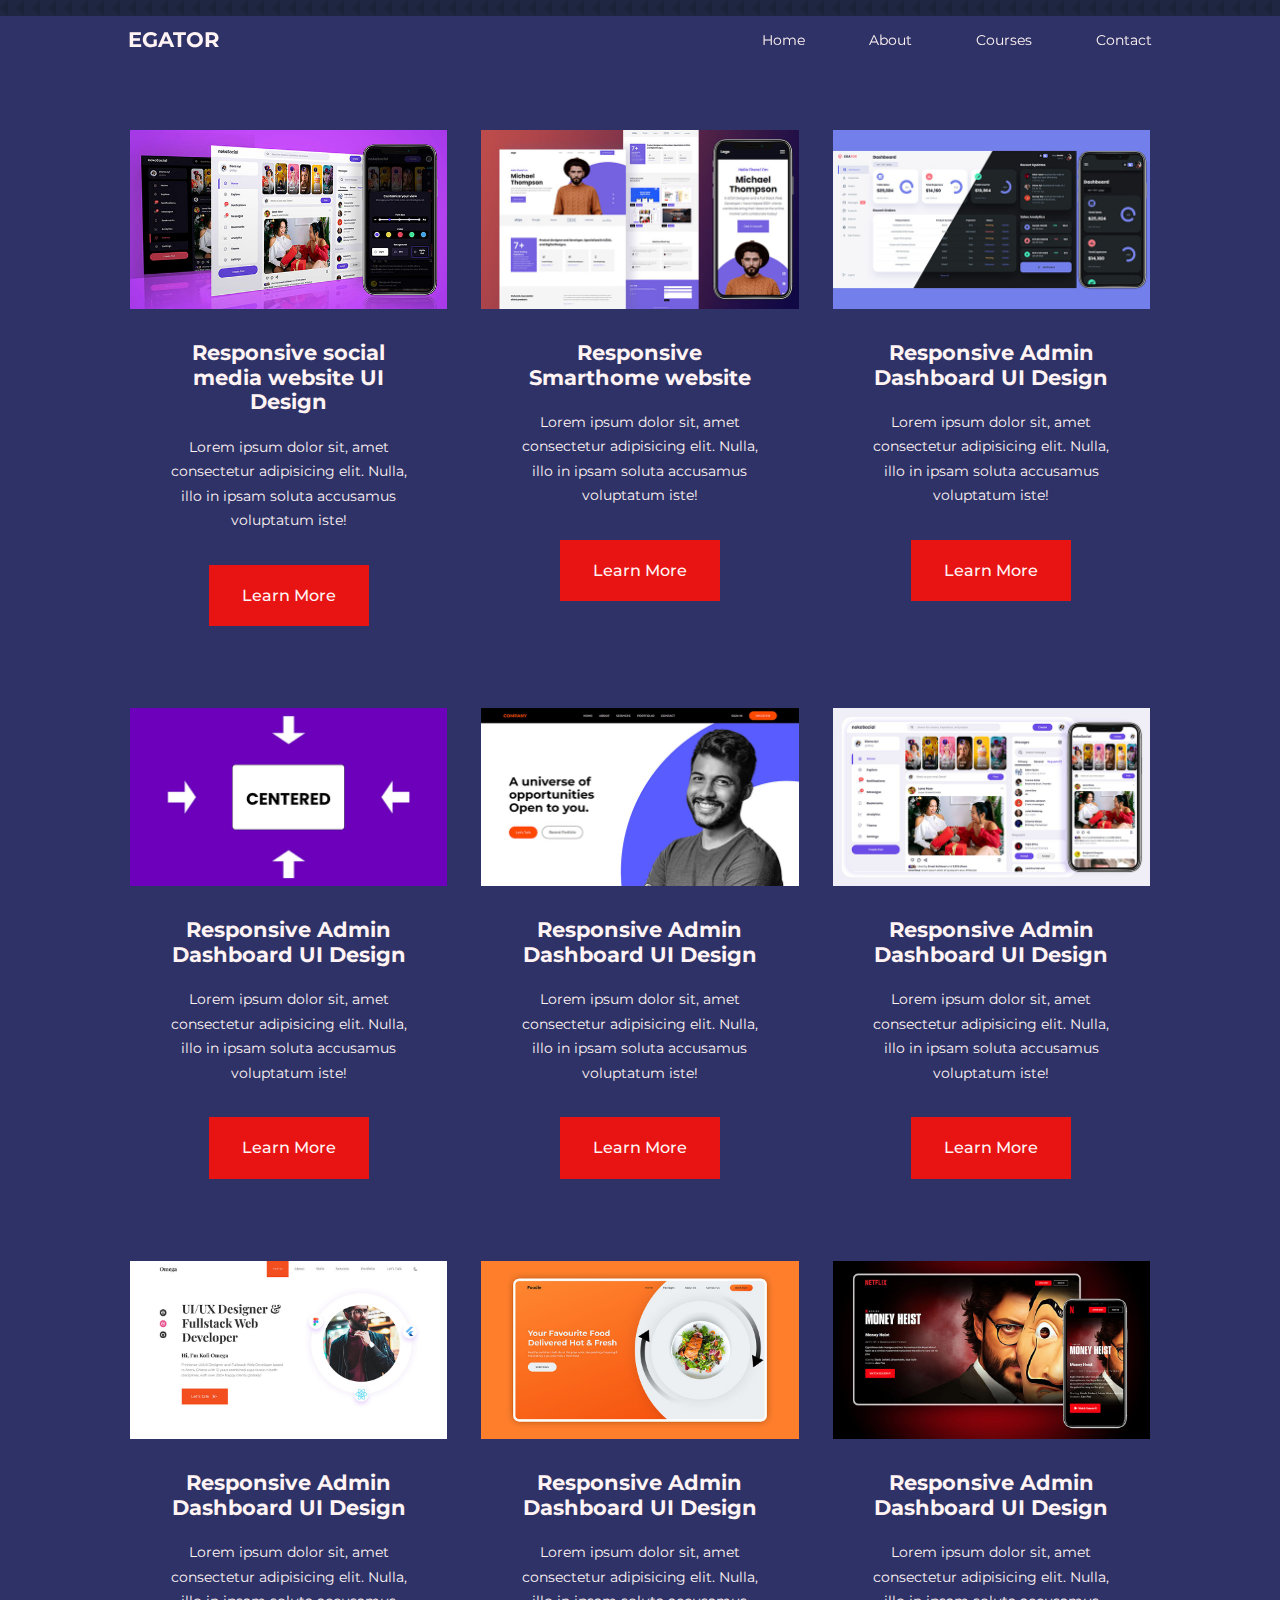
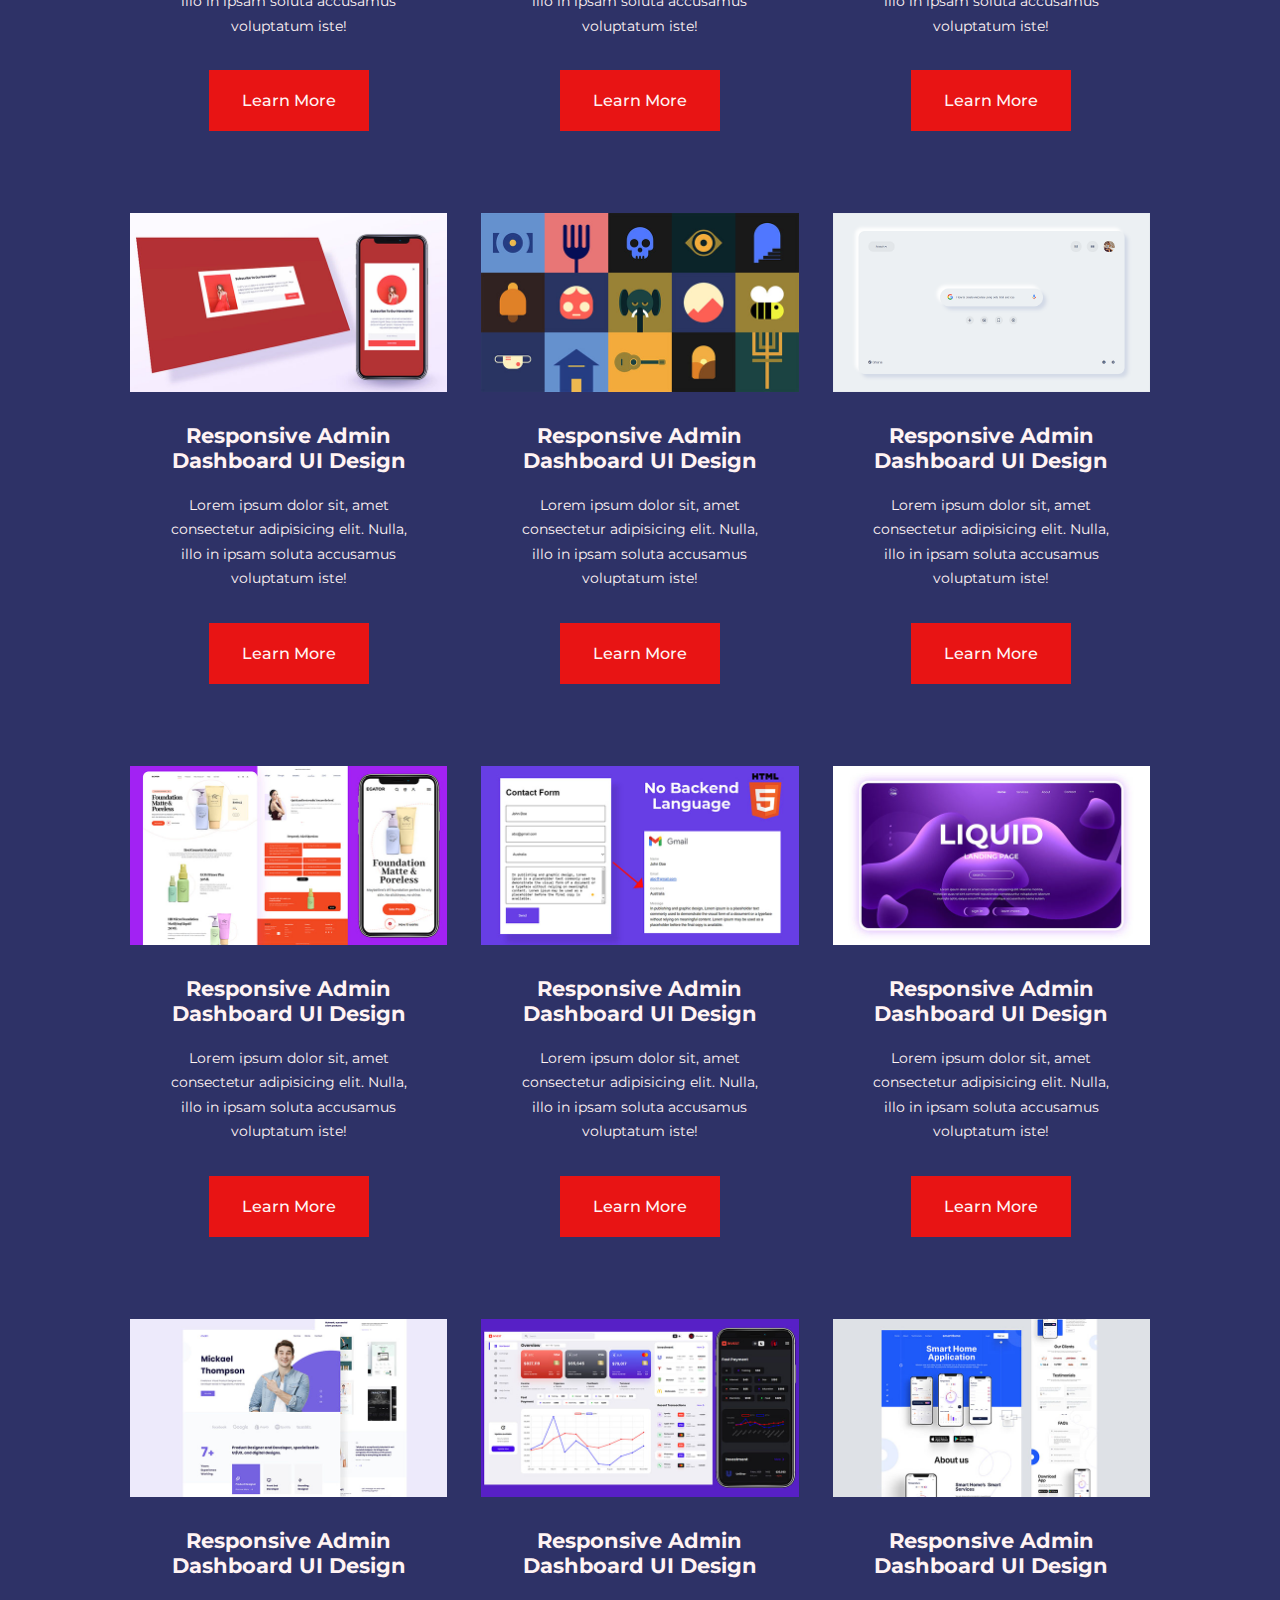
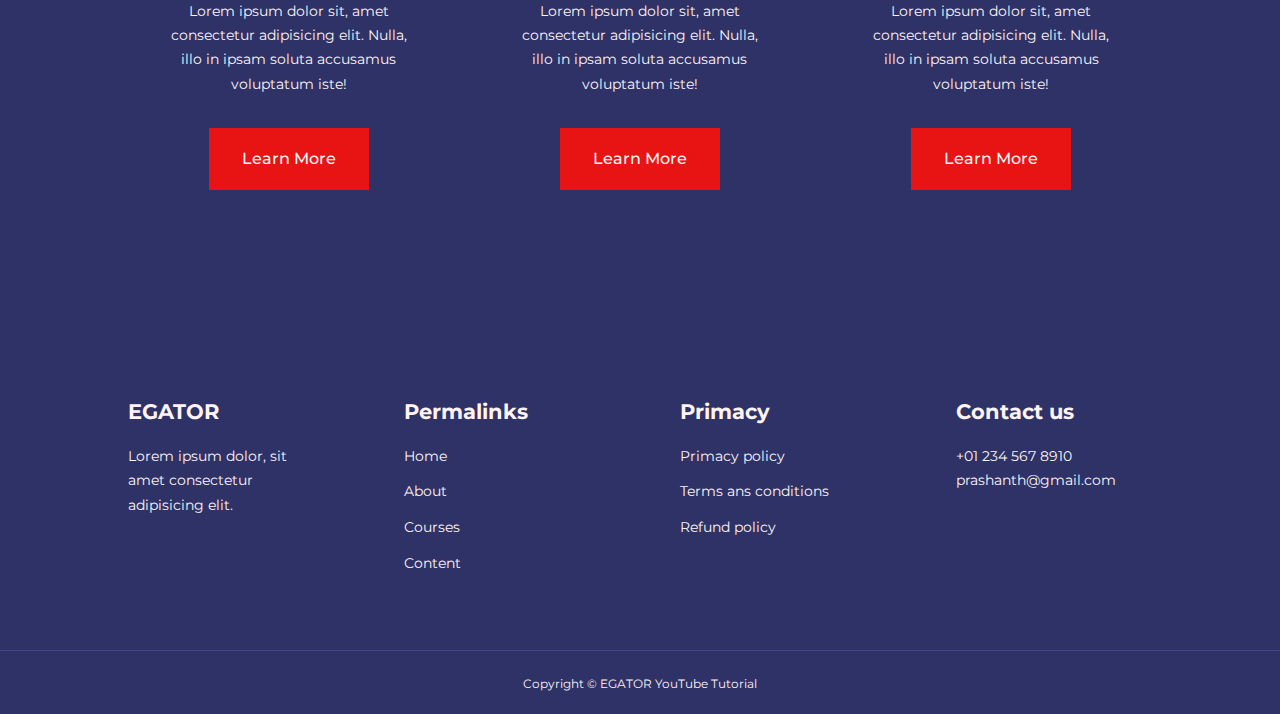
<file: courses.html>
<!DOCTYPE html>
<html lang="en">
<head>
    <meta charset="UTF-8">
    <meta name="viewport" content="width=device-width, initial-scale=1.0">
    <title>Responsive Multipage Eduvcation Website</title>

    <link rel="stylesheet" href="https://unicons.iconscout.com/release/v4.0.8/css/line.css">


<!--Google Font (MONSERRAT)-->
<link rel="preconnect" href="https://fonts.googleapis.com">
<link rel="preconnect" href="https://fonts.gstatic.com" crossorigin>
<link href="https://fonts.googleapis.com/css2?family=Montserrat:ital,wght@0,100..900;1,100..900&display=swap" rel="stylesheet">



  <link rel="stylesheet" href="style.css">
  <style>
    body{
        background-image: url("./bg-texture.png");
    }
 </style>
  <style>
    .course{
        margin-top: 1rem;
    }
  </style>
</head>
<body>
    <nav>
        <div class="container nav__container">
            <a href="index.html"><h4>EGATOR</h4></a>
                <ul class="nav__menu">
                  <li><a href="index.html">Home</a></li>
                  <li><a href="about.html">About</a></li>
                  <li><a href="courses.html">Courses</a></li>
                  <li><a href="contact.html">Contact</a></li>

                </ul>
<button id="open-menu-btn"><i class="uil uil-bars"></i></button>
<button id="close-menu-btn"><i class="uil uil-multiply"></i></button>
        </div>
    </nav>

<!-- ============END OF NAVBAR=====-->






    <section class="course">
      
        <div class="container courses__container">
        <article class="course">
            <div class="course__image">
                <img src="course1.jpg" alt="">
            </div>
           <div class="course__info">
            <h4>Responsive social media website UI Design</h4>
            <p>Lorem ipsum dolor sit, amet consectetur adipisicing elit. Nulla, illo in ipsam soluta accusamus voluptatum iste!
        
            </p>
           
            <a href="course.html" class="btn btn-primary">Learn More</a>
        </div>
        </article>
        
        <article class="course">
            <div class="course__image">
                <img src="course2.jpg" alt="">
            </div>
            <div class="course__info">
            <h4>Responsive Smarthome  website</h4>
            <p>Lorem ipsum dolor sit, amet consectetur adipisicing elit. Nulla, illo in ipsam soluta accusamus voluptatum iste!
        
            </p>
            <a href="courses.html" class="btn btn-primary">Learn More</a>
            </div>
        </article>
        
        
        <article class="course">
            <div class="course__image">
                <img src="course3.jpg" alt="">
            </div>
            <div class="course__info">
            <h4>Responsive Admin Dashboard  UI Design</h4>
            <p>Lorem ipsum dolor sit, amet consectetur adipisicing elit. Nulla, illo in ipsam soluta accusamus voluptatum iste!
        
            </p>
            <a href="courses.html" class="btn btn-primary">Learn More</a>
            </div>
        </article>


        <article class="course">
            <div class="course__image">
                <img src="course4.jpg" alt="">
            </div>
            <div class="course__info">
            <h4>Responsive Admin Dashboard  UI Design</h4>
            <p>Lorem ipsum dolor sit, amet consectetur adipisicing elit. Nulla, illo in ipsam soluta accusamus voluptatum iste!
        
            </p>
            <a href="courses.html" class="btn btn-primary">Learn More</a>
            </div>
        </article>




        <article class="course">
            <div class="course__image">
                <img src="course5.jpg" alt="">
            </div>
            <div class="course__info">
            <h4>Responsive Admin Dashboard  UI Design</h4>
            <p>Lorem ipsum dolor sit, amet consectetur adipisicing elit. Nulla, illo in ipsam soluta accusamus voluptatum iste!
        
            </p>
            <a href="courses.html" class="btn btn-primary">Learn More</a>
            </div>
        </article>





        <article class="course">
            <div class="course__image">
                <img src="course6.jpg" alt="">
            </div>
            <div class="course__info">
            <h4>Responsive Admin Dashboard  UI Design</h4>
            <p>Lorem ipsum dolor sit, amet consectetur adipisicing elit. Nulla, illo in ipsam soluta accusamus voluptatum iste!
        
            </p>
            <a href="courses.html" class="btn btn-primary">Learn More</a>
            </div>
        </article>



        <article class="course">
            <div class="course__image">
                <img src="course7.jpg" alt="">
            </div>
            <div class="course__info">
            <h4>Responsive Admin Dashboard  UI Design</h4>
            <p>Lorem ipsum dolor sit, amet consectetur adipisicing elit. Nulla, illo in ipsam soluta accusamus voluptatum iste!
        
            </p>
            <a href="courses.html" class="btn btn-primary">Learn More</a>
            </div>
        </article>



        <article class="course">
            <div class="course__image">
                <img src="course8.jpg" alt="">
            </div>
            <div class="course__info">
            <h4>Responsive Admin Dashboard  UI Design</h4>
            <p>Lorem ipsum dolor sit, amet consectetur adipisicing elit. Nulla, illo in ipsam soluta accusamus voluptatum iste!
        
            </p>
            <a href="courses.html" class="btn btn-primary">Learn More</a>
            </div>
        </article>




        <article class="course">
            <div class="course__image">
                <img src="course9.jpg" alt="">
            </div>
            <div class="course__info">
            <h4>Responsive Admin Dashboard  UI Design</h4>
            <p>Lorem ipsum dolor sit, amet consectetur adipisicing elit. Nulla, illo in ipsam soluta accusamus voluptatum iste!
        
            </p>
            <a href="courses.html" class="btn btn-primary">Learn More</a>
            </div>
        </article>


        <article class="course">
            <div class="course__image">
                <img src="course10.jpg" alt="">
            </div>
            <div class="course__info">
            <h4>Responsive Admin Dashboard  UI Design</h4>
            <p>Lorem ipsum dolor sit, amet consectetur adipisicing elit. Nulla, illo in ipsam soluta accusamus voluptatum iste!
        
            </p>
            <a href="courses.html" class="btn btn-primary">Learn More</a>
            </div>
        </article>

        <article class="course">
            <div class="course__image">
                <img src="course11.jpg" alt="">
            </div>
            <div class="course__info">
            <h4>Responsive Admin Dashboard  UI Design</h4>
            <p>Lorem ipsum dolor sit, amet consectetur adipisicing elit. Nulla, illo in ipsam soluta accusamus voluptatum iste!
        
            </p>
            <a href="courses.html" class="btn btn-primary">Learn More</a>
            </div>
        </article>

        <article class="course">
            <div class="course__image">
                <img src="course12.jpg" alt="">
            </div>
            <div class="course__info">
            <h4>Responsive Admin Dashboard  UI Design</h4>
            <p>Lorem ipsum dolor sit, amet consectetur adipisicing elit. Nulla, illo in ipsam soluta accusamus voluptatum iste!
        
            </p>
            <a href="courses.html" class="btn btn-primary">Learn More</a>
            </div>
        </article>


        <article class="course">
            <div class="course__image">
                <img src="course13.jpg" alt="">
            </div>
            <div class="course__info">
            <h4>Responsive Admin Dashboard  UI Design</h4>
            <p>Lorem ipsum dolor sit, amet consectetur adipisicing elit. Nulla, illo in ipsam soluta accusamus voluptatum iste!
        
            </p>
            <a href="courses.html" class="btn btn-primary">Learn More</a>
            </div>
        </article>




        <article class="course">
            <div class="course__image">
                <img src="course14.jpg" alt="">
            </div>
            <div class="course__info">
            <h4>Responsive Admin Dashboard  UI Design</h4>
            <p>Lorem ipsum dolor sit, amet consectetur adipisicing elit. Nulla, illo in ipsam soluta accusamus voluptatum iste!
        
            </p>
            <a href="courses.html" class="btn btn-primary">Learn More</a>
            </div>
        </article>


        <article class="course">
            <div class="course__image">
                <img src="course15.jpg" alt="">
            </div>
            <div class="course__info">
            <h4>Responsive Admin Dashboard  UI Design</h4>
            <p>Lorem ipsum dolor sit, amet consectetur adipisicing elit. Nulla, illo in ipsam soluta accusamus voluptatum iste!
        
            </p>
            <a href="courses.html" class="btn btn-primary">Learn More</a>
            </div>
        </article>




        <article class="course">
            <div class="course__image">
                <img src="course16.jpg" alt="">
            </div>
            <div class="course__info">
            <h4>Responsive Admin Dashboard  UI Design</h4>
            <p>Lorem ipsum dolor sit, amet consectetur adipisicing elit. Nulla, illo in ipsam soluta accusamus voluptatum iste!
        
            </p>
            <a href="courses.html" class="btn btn-primary">Learn More</a>
            </div>
        </article>




        <article class="course">
            <div class="course__image">
                <img src="course17.jpg" alt="">
            </div>
            <div class="course__info">
            <h4>Responsive Admin Dashboard  UI Design</h4>
            <p>Lorem ipsum dolor sit, amet consectetur adipisicing elit. Nulla, illo in ipsam soluta accusamus voluptatum iste!
        
            </p>
            <a href="courses.html" class="btn btn-primary">Learn More</a>
            </div>
        </article>


        <article class="course">
            <div class="course__image">
                <img src="course18.jpg" alt="">
            </div>
            <div class="course__info">
            <h4>Responsive Admin Dashboard  UI Design</h4>
            <p>Lorem ipsum dolor sit, amet consectetur adipisicing elit. Nulla, illo in ipsam soluta accusamus voluptatum iste!
        
            </p>
            <a href="courses.html" class="btn btn-primary">Learn More</a>
            </div>
        </article>
        
        </div>
        </section>








   
<footer>
    <div class="container footer__container">
 <div class="footer_1">
     <a href="index.html" class="footer__logo"><h4>EGATOR</h4></a>
     <p>Lorem ipsum dolor, sit amet consectetur adipisicing elit.
 
     </p>
 </div>
     <div class="footer__2">
         <h4>Permalinks</h4>
         <ul class="permalinks">
             <li><a href="index.html">Home</a></li>
             <li><a href="about.html">About</a></li>
             <li><a href="courses.html">Courses</a></li>
             <li><a href="contact.html">Content</a></li>
 
         </ul>
     </div>
 
     <div class="footer__3">
         <h4>Primacy</h4>
         <ul class="permalinks">
             <li><a href="#">Primacy policy</a></li>
             <li><a href="#">Terms ans conditions</a></li>
             <li><a href="#">Refund policy</a></li>
         </ul>
     </div>
 
 
 <div class="footer__4">
     <h4>Contact us</h4>
    <div>
         <p>+01 234 567 8910</p>
         <p>prashanth@gmail.com</p>
    </div>
 
 <ul class="footer__socials">
     <li>
         <a href="#"><i class="uil uil-facebook-f"></i></a>
     </li>
     <li>
         <a href="#"><i class="uil uil-instagram-alt"></i></a>
     </li>
     <li>
         <a href="#"><i class="uil uil-twitter"></i></a>
     </li>
     <li>
         <a href="#"><i class="uil uil-linkedin-alt"></i></a>
     </li>
 </ul>
 
 </div>
 
 
 </div>
 <div class="footer__copyright">
     <small>Copyright &copy; EGATOR YouTube Tutorial</small>
 
    </div>
 </footer>
 
 
 
 
 
 
 
 
 
     <script src="./main.js"></script>
 
    
 </body>
 </html>
</file>
<file: style.css>
*{
    margin: 0;
    padding:0;
    border: 0;
    padding: 0;
    text-decoration: none;
    list-style: none;
    box-sizing: border-box;
}
:root{
--color-primary: #6c63ff;
--color-success:#00bf8e;
--color-warning:#e6f200;
--color-danger:hwb(0 8% 9%);
--color-danger-variant:rgba(247,88,66,0.4);
--color-white:#fff3f3;
--color-light:rgba(255,255,255,0.7);
--color-black:#000000;
--color-bg:#1f2641;
--color-bg1: #2e3267;
--color-bg2: #424890;
--container-width-lg:80%;
--container-width-md:90%;
--container-width-sm:94%;
--transition:all 400ms ease;
}
body{
    font-family:"Montserrat",sans-serif ;
    line-height: 1.7;
    color: var(--color-white);
    background:var(--color-bg);
}
.container{
    width:var(--container-width-lg);
    margin:0 auto;
}
section{
    padding: 6rem 0;
}
section h2{
    text-align: center;
    margin-bottom: 4rem;
}
h1,
h2,
h3,
h4,
h5{
    line-height:1.2;
}
h1{
    font-size: 2.4rem;
}
h2{
    font-size: 2rem;
}
h3{
    font-size: 1.6rem;
}
h4{
    font-size: 1.3rem;
}
a{
    color:var(--color-white);
}
img{
    width: 100%;
    display: block;
    object-fit: cover;
}
.btn{
    display: inline-block;
    background: var(--color-white);
    color:  var(--color-black);
    padding: 1rem 2rem;
    border: 1px solid transparent;
    font-weight: 500;
    transition: var(--transition);
}
.btn:hover{
    background: transparent;
    color:var(--color-white);
    border-color: var(--color-white);
}

.btn-primary{
    background: var(--color-danger);
    color:var(--color-white);
}
/*=============== Nav bar=============*/
 nav{
    background: transparent;
    width:100vw;
    height: 5rem;
    position: fixed;
    top: 0;
    z-index: 11;
}
/* change the styles on scroll using javascript */

.window-scroll{
    background: var(--color-primary);
    box-shadow: 0 1rem 2 rem rgba(0,0,0,0.2);
}
.nav__container{
    height: 100%;
    display: flex;
    justify-content: space-between;
    align-items: center;
}
 nav button {
    display: none;
}
.nav__menu{
    display: flex;
    align-items: center;
    gap : 4rem;
}
 .nav__menu a{
    font-size: 0.9rem;
transition: var(--transition);
}
.nav__menu a:hover{
    color: var(--color-bg2);
}   
/*========HEADER========*/

    header{
    position: relative;
    top: 5rem;
    overflow: hidden;
    height:70vh;
    margin-bottom: 5rem;
}
.header__container{
    display:grid;
    grid-template-columns: 1fr 1fr;
    align-items: center;
    gap: 5rem;
   height: 100%;
}    
.header__left p{
    margin: 1rem 0 2.4rem;
}


/*========CATAGORIES========*/

.categories{
    background: var(--color-bg1);
    height:32rem;
}
.categories h1{
line-height: 1;
margin-bottom: 3rem;
}
.categories__container{
    display: grid;
    grid-template-columns: 40% 60%;
    gap: 4rem;
}

.categories__left{
    margin-right:4rem ;
}
.categories__left p{
    margin: 1rem 0 3rem;

}

.categories__right{
    display: grid;
    grid-template-columns: repeat(3,1fr);
    gap: 1.2rem;
}

.category{
    background: var(--color-bg2);
    padding: 2rem;
    border-radius: 2rem;
    transition: var(--transition);

}
.category:hover{
    box-shadow: 0 3rem 3rem rgba(0,0,0,0.3);
    z-index:1;
}

.category:nth-child(2) .category__icon{
    background: var(--color-danger);
}


.category:nth-child(3) .category__icon{
    background:var(--color-success);
}


.category:nth-child(4) .category__icon{
    background:var(--color-warning);
}


.category:nth-child(5) .category__icon{
    background:var(--color-success);
}
.category__icon{
    background-color: var(--color-primary);
    padding: 0.7rem;
    border-radius: 0.9rem;
}

.category h5{
    margin: 2rem 0 1rem;
}
 
.category p{
    font-size: 0.85rem;
}

/*============== POPULAR COURSES=============*/

.course{
    margin-top: 10rem;

}
.courses__container{
    display: grid;
    grid-template-columns:repeat(3,1fr);
    gap: 2rem;
}
.course{
    background: var(--color-bg1);
    text-align: center;
    border: 1px solid transparent;
    transition: var(--transition);
}
.course:hover{
    background: transparent;
    border-color:var(--color-primary);
}
.course__info{
    padding: 2rem;

}
.course__info p{
    margin: 1.2rem 0 2rem;
    font-size: 0.9rem;
}

/*================FAQs==================*/

.faqs{
    background: var(--color-bg1);
    box-shadow: inset 0 0 3rem rgba(0,0,0,0.5);
}

.faqs__container{
    display: grid;
    grid-template-columns: 1fr 1fr;
    gap: 1rem;
}


.faq{
    padding: 2rem;
    display: flex;
    align-items: center;
    gap:1.4rem;
    height: fit-content;
    background: var(--color-primary);
    cursor: pointer;
}

.faq h4{
font-size: 1rem;
line-height: 2.2;
}

.faq__icon{
    align-self: flex-start;
    font-size: 1.2rem;
}

.faq p{
    margin: 0.8rem;
    display: none;
}

.faq.open p{
    display: block;
    
}

/*===============TESTIMONIALS==================*/

.testimonials__container{
   overflow-x: hidden;
   position: relative; 
   margin-bottom: 5rem;
}

.testimonial{
    padding-top: 2rem;
}
.avatar{
    width: 6rem;
    height: 6rem;
    border-radius: 50%;
    overflow: hidden;
    margin: 0 auto 1rem;
    border: 1rem solid var(--color-bg1);
}

.testimonial__info{
    text-align: center;
}
.testimonial__body{
    background-color: var(--color-primary);
    padding: 2rem;
    margin-top: 3rem;
    position: relative;
}

.testimonial__body::before{
    content: "";
    display: block;
    background: linear-gradient(135deg,
    transparent,
    var(--color-primary),
    var(--color-primary)
    var(--color-primary)
    );
    width: 3rem;
    height: 3rem;
    position: absolute;
    left:50%;
    top:-1.5rem;
    transform: rotate(45deg);
}

/*=================================FOOTER==============================*/

footer{
    background: var(--color-bg1);
    padding-top:5rem;
    font-size: 0.9rem;
    
}
.footer__container{
    display: grid;
    grid-template-columns: repeat(4,1fr);
    gap: 5rem; 
}
.footer__container>div h4{
    margin-bottom: 1.2rem;
}
.footer__1 p{
margin: 0rem 0 2rem;
}

footer ul li{
    margin-bottom: 0.7rem;
}
footer ul li a:hover{
    text-decoration:underline ;
}

.footer__socials{
    display:flex;
    gap: 1rem;
    font-size: 1.2rem;
    margin-top: 2rem;
}


.footer__copyright{
    text-align: center;
    margin-top: 4rem;
    padding: 1.2rem;
    border-top: 1px solid var(--color-bg2);
}

/*===========MEDIA QUERIES (TABLETS)============*/


@media screen and (max-width:1024px){

   .container{
    width: var(--container-width-md);
   }
   h1{
    font-size: 2rem;
   }
   h2{
    font-size: 1.7rem;
   }
   h3{
    font-size: 1.4rem;
   }
   h4{
    font-size: 1.2rem;
   }

   /*============NAVBAR==============*/
   nav button{
    display: inline-block;
    background: transparent;
    font-size: 1.8rem;
    color:var(--color-white);
    cursor:pointer;
   }
   nav button#close-menu-btn{
    display: none;
   }

   .nav__menu{
    position: fixed;
    top: 5rem;
    right: 5%;
    height: fit-content;
    width: 18rem;
    flex-direction: column;
    gap: 0;
    display:none;
   }

   .nav__menu li{
    width: 100%;
    height: 5.8rem;
    animation: animateNavItems 400ms linear forwards;
    transform-origin: top right;
    opacity: 0;
   }

   .nav__menu li:nth-child(2){
    animation-delay: 200ms;
   }

   .nav__menu li:nth-child(3){
    animation-delay: 400ms;
   }

   .nav__menu li:nth-child(4){
    animation-delay: 600ms;
   }

   @keyframes animateNavItems {
    0% {
  transform: rotateZ(-90deg) rotateX(90deg) scale(0.1) ;
    }
    100% {
        transform: rotateZ(0) rotateX(0deg) scale(1);
        opacity: 1;
    }
   }

.nav__menu li a{
    background: var(--color-primary);
    box-shadow: -4rem 6rem 10rem rgba(0,0,0,0.6);
    width: 100%;
    height:100%;
    display: grid;
    place-items: center;
}
.nav__menu li a:hover{
    background: var(--color-bg2);
    color:var(--color-white);
}

/*=============HEADER============*/
header{
    height:52vh;
    margin-bottom:4rem;
}
.header__container{
    gap:0;
    padding-bottom: 3rem;
}

/*=========CATEGORY==============*/

.categories{
    height:auto;
}
.categories__container{
    grid-template-columns: 1fr;
    gap:3rem;
}
.categories__left{
    margin-right: 0;
}

/*==========POPULAR COURSES=============*/

.courses{
    margin-top: 0;

}
.courses__container{
    grid-template-columns: 1fr 1fr;
}

/*======================FAQs=================*/
.faqs__container{
    grid-template-columns: 1fr;
}
.faq{
    padding: 1.5rem;
}

/*======================FOOTER=================*/
.footer__container{
    grid-template-columns: 1fr 1fr;
}

}

/*==================MEDIA QUERIES (PHONES)=====================*/
@media  screen  and (max-width: 600px) {
    .container{
        width: var(--container-width-sm);
    }
    

/*==============NAVBAR===============*/
.nav_menu{
    right:3%
}

/*==============HEADER=============*/
header{
    height: 100vh;
}
.header__container{
    grid-template-columns: 1fr;
    text-align: center;
    margin-top:0;
}

.header_left p{
    margin-bottom: 1.3rem;
}

/*=============CATEGORIES===========*/
.categories__right{
    grid-template-columns: 1fr 1fr;
    gap:0.7rem;
}

.category{
    padding:1rem;
    border-radius:4px;
}
.category__icon{
    margin-top: 4px;
    display:inline-block;
}

/*============POPULAR COURSES==========*/
.courses__container{
    grid-template-columns: 1fr;
}
/*============TESTIMONIALS==========*/
.testimonial__body{
    padding: 1.2rem;
}
/*============FOOTER==========*/
.footer__container{
    grid-template-columns: 1fr;
    text-align: center;
    gap:2rem;
}
.footer__1 p{
    margin: auto;
}
.footer__socials{
    justify-content: center;
}
}
</file>
<file: about.css>
/*=================ACHIEVEMENTS=====================*/
.about__achievements{
    margin-top: 3rem;

}
.about__achievements-container{
    display:grid;
    grid-template-columns: 40% 60%;
    gap:5rem;

}
.about__achievements-right{
    margin: 1.6rem 0 2.5rem;
}

.achievements__cards{
display: grid;
grid-template-columns: repeat(3,1fr);
gap:1.5rem;

}
.achievement__card{
    background: var(--color-bg1);
    padding: 1.6rem;
    border-radius: 1rem;
    text-align: center;
    transition: var(--transition);
}
.achievement__card:hover{
background: var(--color-bg2);
box-shadow: 0 3rem 3rem rgba(0,0,0,0.3);
} 

.achievement__icon{
    background:var(--color-danger);
    padding: 0.6rem;
    border-radius: 1rem;
    display: inline-block;
    margin-bottom: 2rem;
    font-size: 2rem;
}

.achievement__card:nth-child(2)
    .achievement__icon{
        background: var(--color-success);

    }


.achievement__card:nth-child(3)
    .achievement__icon{
        background: var(--color-primary);

    }

    .achievement__card p{
        margin-top: 1rem;
    }

    /*============team=================*/

    .team {
        background: var(--color-bg2);
        box-shadow: inset 0 0 3rem rgba(0,0,0,0.5);
    }

    .team__container {
        display: grid;
        grid-template-columns: repeat(4, 1fr);
        gap :2rem;


    }
    .team__member{
 background: var(--color-bg2);
 padding: 2rem;
 border: 1px solid transparent;
 transition: var(--transition);
 position: relative;
 overflow: hidden;
    }
    .team__member:hover{
        background: transparent;
        border-color: var(--color-primary);
    }
    .team__member-image img{
        filter: saturate(0);
    }
    .team__member:hover img{
        filter: saturate(1);
    }

    .team__member-info *{
        text-align: center;
        margin-top: 1.4rem;
    }
    .team__member-info p{
        color: var(--color-light);
    }
    .team__member-socials{
        position: absolute;
        top: 50%;
        transform: translateY(-50%);
        right: -100%;
        display:flex;
        flex-direction: column;
        background: var(--color-primary);
        border-radius: 1rem 0 0 1rem;
        box-shadow: -2rem 0 2rem rgba(0,0,0,0.3);
        transition: var(--transition);
    }


    .team__member:hover
    .team__member-socials
  {
        right:0
    }
    .team__member-socials a{
        padding: 1rem;

    }



    /*=============MEDIA QUERIES(TABLETS)==============*/

@media screen and (max-width:1024px)
{
   .about__achievements{
    margin-top: 2rem;;
   }
   .about__achievements-container{
    grid-template-columns: 1fr;
    gap: rem;
   }
   .about__achievements-left{
    width: 80%;
    margin: 0 auto;
   }
   .team__container{
    grid-template-columns: repeat(3,1fr);
    gap: 1.5rem;
   }
   .team__member{
    padding: 1rem;
   }
}

/*=============MEDIA QUERIES(MOBILE)==============*/
@media screen and (max-width:600px)
{
   .about__achievements-cards{
    grid-template-columns: 1fr 1fr;
    gap: 0.7rem;
   }

   .team__container{
    grid-template-columns: 1fr 1fr;
    gap: 0.7rem;
   }
   .team__member{
    padding: 0;
   }
   .team__member p{
    margin-bottom: 1.5rem;
   }
}
</file>
<file: contact.css>
.contact__container{
    background: var(--color-bg1);
    padding: 4rem;
    display: grid;
    grid-template-columns: 40% 60%;
    gap:4rem;
    height: 30rem;
    margin: 7rem auto;
    border-radius: 1rem;
}

/*=================ASIDE================*/
.contact__aside{
     background: var(--color-primary);
     padding: 3rem;
     border-radius: 3rem;
    position: relative;
}

.contact__aside p{
    font-size: 0.9rem;
    margin-bottom: 2rem;
}

.contact__details li{
    display: flex;
    display:grid;
    gap: 1rem;
    align-items: center;
    margin-bottom: 1rem;
}

.contact__socials{
    display: flex;
    gap: 0.8rem;
    margin-top: 3rem;
}

.contact__socials a{
    background: var(--color-bg2);
    padding: 0.5rem;
    border-radius: 50%;
    font-size: 0.9rem;
    transition: var(--transition);
}

.contact__socials a:hover{
    background: transparent;
}

/*===============FORM===================*/
.contact__form{
   

    display: flex;
    flex-direction: column;
    gap:1.2rem;
    margin-right: 4rem;
}

.form__name{
    
    display: flex;
    gap: 1.2rem;
}

.contact__form input[type="text"]{
    width: 50%;
}

input,
textarea{
    width: 100%;
    padding: 1rem;
    background: var(--color--bg);
    color: var(--color-white);
}

.contact__form .btn{
    width: max-content;
    margin-top: 1rem;
    cursor: pointer;
}


/*=============MEDIA QUERIES(TABLETS)=============*/

@media screen and (max-width: 1024px) {
  
    .contact__container{
        gap: 1.5rem;
        margin-top: 3rem;
        height: auto;
        padding: 1.5rem;
    }

    .contact__aside{
        width: auto;
        padding: 1.5rem;
        bottom: 0;
    }

    .contact__form{
        align-self: center;
        margin-right: 1.5rem;
    }
    
}
/*=============MEDIA QUERIES(PHONES)=============*/
@media screen and (max-width: 600px) {
   
.contact__container{
    grid-template-columns: 1fr;
    gap: 3rem;
    margin-top: 0;
    padding: 0;
   
}
.contact__form{
   margin: 0 1.5rem 3rem;
}
.form__name{
    flex-direction: column;
}
.form__name input[type="text"]{
    width: 100%;
}

}
</file>
